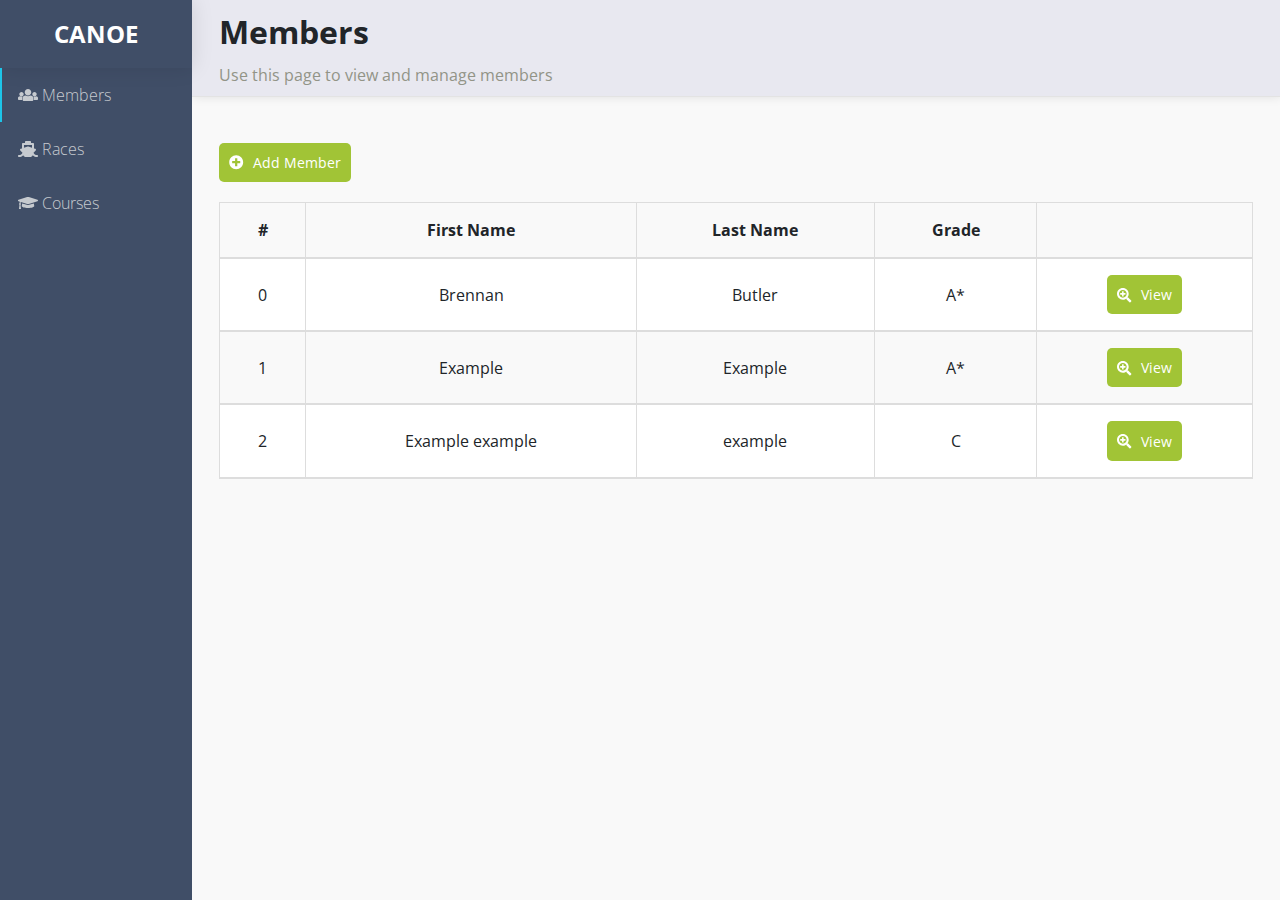
<file: index.html>
<!DOCTYPE html>

<html lang="en">
    <head>
        <title>CANOE</title>
        <meta charset="UTF-8">
        <meta name="viewport" content="width=device-width, initial-scale=1.0">
        <link href="https://fonts.googleapis.com/css?family=Open+Sans:300,400" rel="stylesheet">
        <link href="./css/style.css" type="text/css" rel="stylesheet">

        <script defer src="./js/fontawesome-all.min.js"></script>
    </head>
    <body>
        <div class="sidebar">
            <div class="logo"><h2>CANOE</h2></div>
            <nav class="navigation">
                <ul>

                    <li class="active clearfix"><a  href="index.html">
                      <i class="fas fa-users"></i>
                      Members</a></li>
                      <li class="clearfix"><a  href="race.html">
                      <i class="fas fa-ship"></i>
                      Races</a></li>
                      <li class="clearfix"><a  href="courses.html">
                      <i class="fas fa-graduation-cap"></i></i>
                      Courses</a></li>
                </ul>
            </nav>

        </div>

        <div class="main">
            <div class="page_info">
                <div class="container">

                    <h1>Members</h1>
                    <p>Use this page to view and manage members</p>
                </div>
            </div>
            <div class="container">


		        <div class="add-member">
		            <form action="add_member.php">
		               <button class="button"><i class="fas fa-plus-circle"></i> Add Member
		               </button>
		           </form>
		        </div>
		        
				<table class="list_members">
		           <tr>
		               <th>#</th>
		               <th>First Name</th>
		               <th>Last Name</th>
		           	   <th>Grade</th>
	   	               <th></th>
		           </tr>

		           <tr>
		               <td>0</td>
		               <td>Brennan</td>
		               <td>Butler</td>
		               <td>A*</td>
		               <td><form action="display_member.html" method="get">
		          	        <input type="hidden" name="firstName" value="">
		                    <input type="hidden" name="lastName" value="">
		                    <button class="button"><i class="fas fa-search-plus">
		                    </i> View</button>
							</form>
					   </td>
		           </tr>
				   <tr>
		               <td>1</td>
		               <td>Example</td>
		               <td>Example</td>
		               <td>A*</td>
		               <td><form action="display_member.html" method="get">
		          	        <input type="hidden" name="firstName" value="">
		                    <input type="hidden" name="lastName" value="">
		                    <button class="button"><i class="fas fa-search-plus">
		                    </i> View</button>
							</form>
					   </td>
		           </tr>
				   <tr>
		               <td>2</td>
		               <td>Example example</td>
		               <td>example</td>
		               <td>C</td>
		               <td><form action="display_member.html" method="get">
		          	        <input type="hidden" name="firstName" value="">
		                    <input type="hidden" name="lastName" value="">
		                    <button class="button"><i class="fas fa-search-plus">
		                    </i> View</button>
							</form>
					   </td>
		           </tr>


		        </table>

			</div>
        </div>
    </body>
</html>
</file>
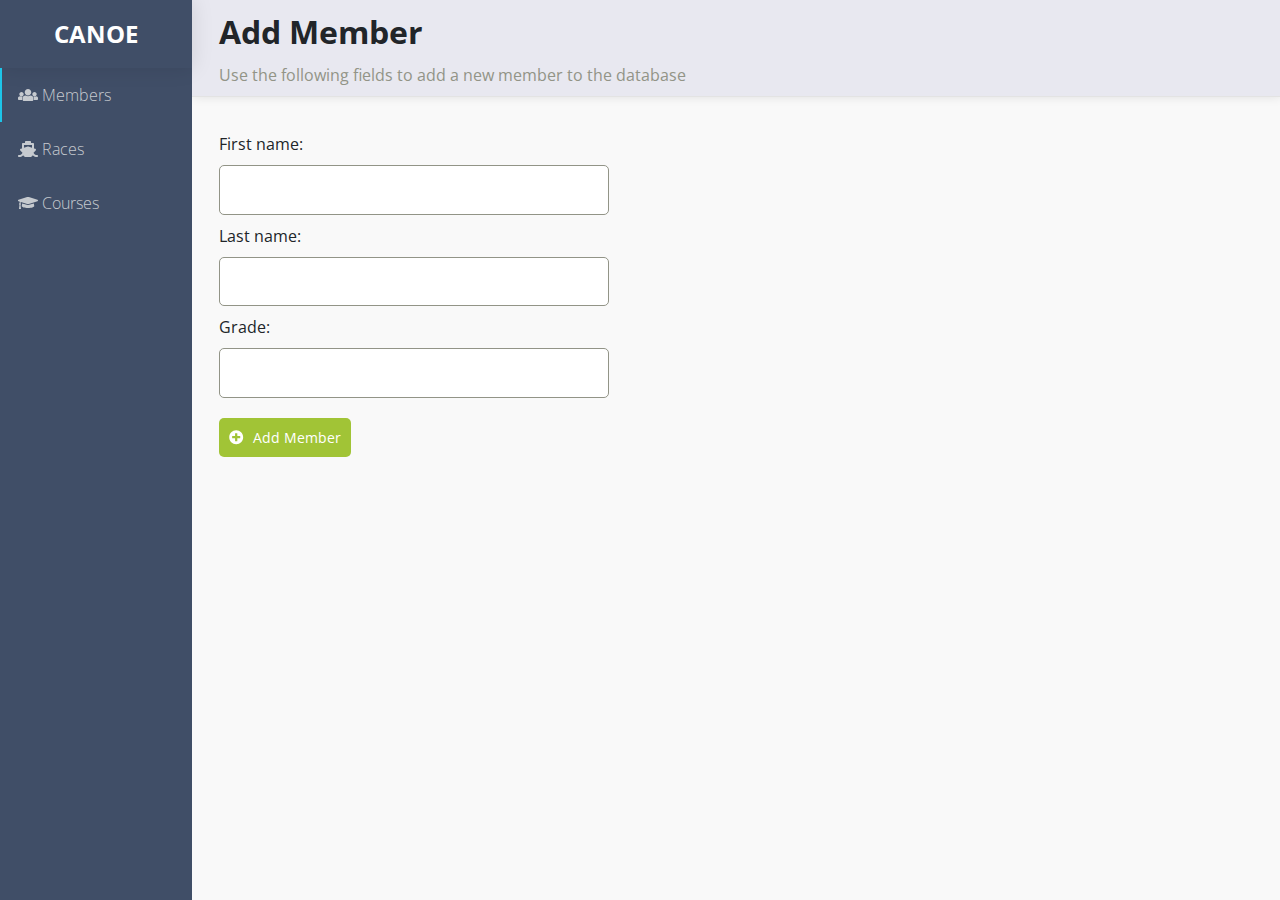
<file: add_member.html>
<!DOCTYPE html>

<html lang="en">
    <head>
        <title>CANOE</title>
        <meta charset="UTF-8">
        <meta name="viewport" content="width=device-width, initial-scale=1.0">
        <link href="https://fonts.googleapis.com/css?family=Open+Sans:300,400" rel="stylesheet">
        <link href="./css/style.css" type="text/css" rel="stylesheet">

        <script defer src="./js/fontawesome-all.min.js"></script>
    </head>
    <body>
        <div class="sidebar">
            <div class="logo"><h2>CANOE</h2></div>
            <nav class="navigation">
                <ul>
                    <li class="active clearfix"><a  href="index.html">
                      <i class="fas fa-users"></i>
                      Members</a></li>
                      <li class="clearfix"><a  href="race.html">
                      <i class="fas fa-ship"></i>
                      Races</a></li>
                      <li class="clearfix"><a  href="courses.html">
                      <i class="fas fa-graduation-cap"></i></i>
                      Courses</a></li>
                </ul>
            </nav>

        </div>

        <div class="main">
            <div class="page_info">
                <div class="container">
                <h1>Add Member</h1>
                <p>Use the following fields to add a new member to the database</p>
            </div>
            </div>
            <div class="container">


            <form class="member_form" method="post" action="add_member.html">

                <label for="firstName">First name:</label>
                <input type="text" name="firstName" id="firstName"/>
                <label for="lastName">Last name:</label>
                <input type="text" name="lastName" id="lastName"/>
                <label for="grade">Grade:</label>
                <input type="text" name="grade" id="grade"/>
                <button class="button" type="submit"><i class="fas fa-plus-circle"></i> Add Member</button>
            </form>
        </div>


        </div>
    </body>
</html>
</file>
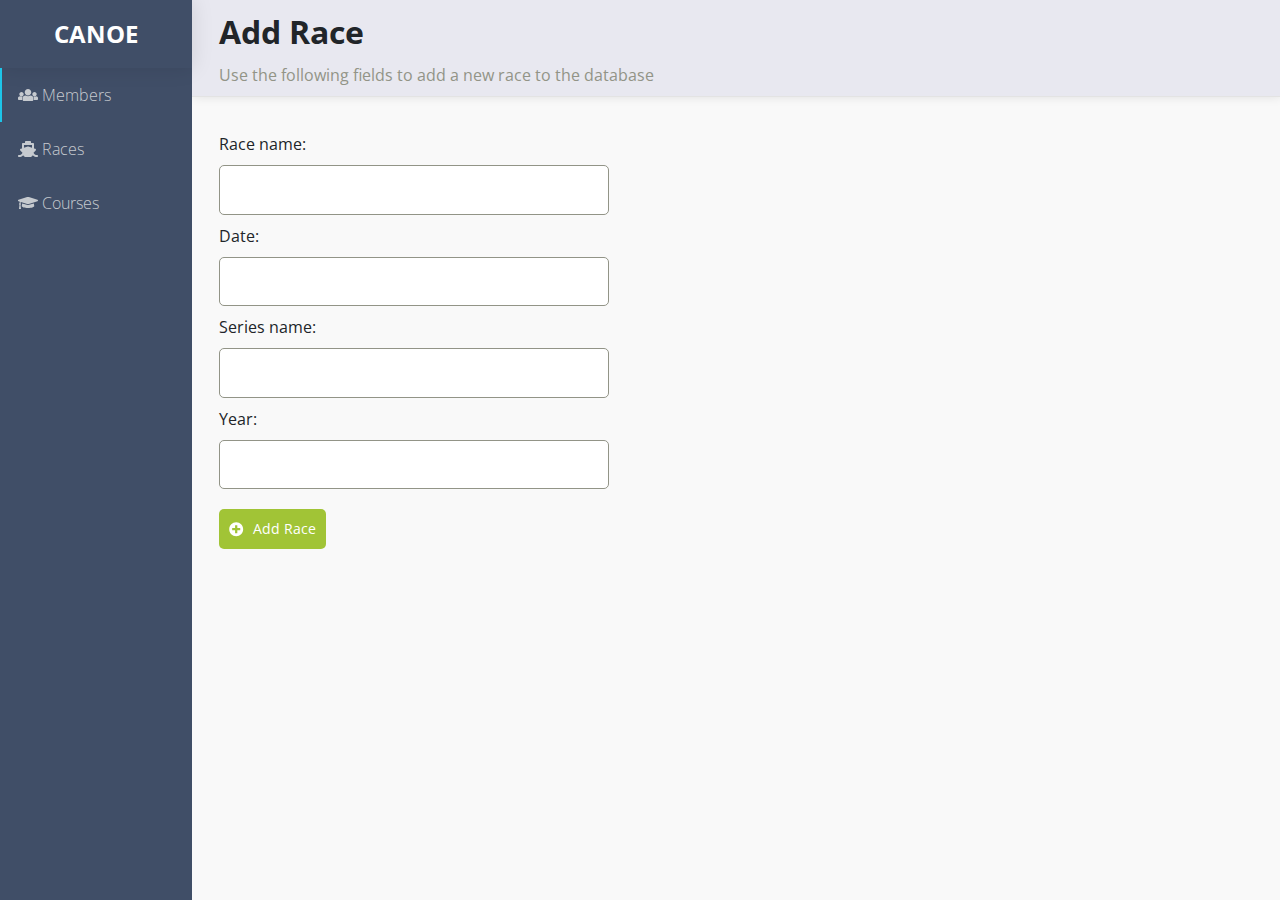
<file: add_race.html>
<!DOCTYPE html>

<html lang="en">
    <head>
        <title>CANOE</title>
        <meta charset="UTF-8">
        <meta name="viewport" content="width=device-width, initial-scale=1.0">
        <link href="https://fonts.googleapis.com/css?family=Open+Sans:300,400" rel="stylesheet">
        <link href="./css/style.css" type="text/css" rel="stylesheet">

        <script defer src="./js/fontawesome-all.min.js"></script>
    </head>
    <body>
        <div class="sidebar">
            <div class="logo"><h2>CANOE</h2></div>
            <nav class="navigation">
                <ul>

                    <li class="active clearfix"><a  href="index.html">
                      <i class="fas fa-users"></i>
                      Members</a></li>
                      <li class="clearfix"><a  href="race.html">
                      <i class="fas fa-ship"></i>
                      Races</a></li>
                      <li class="clearfix"><a  href="courses.html">
                      <i class="fas fa-graduation-cap"></i></i>
                      Courses</a></li>
                </ul>
            </nav>

        </div>

        <div class="main">
            <div class="page_info">
                <div class="container">
                <h1>Add Race</h1>
                <p>Use the following fields to add a new race to the database</p>
            </div>
            </div>
            <div class="container">


            <form class="member_form" method="post" action="add_race.html">

                <label for="raceName">Race name:</label>
                <input type="text" name="raceName" id="raceName"/>
                <label for="date">Date:</label>
                <input type="text" name="date" id="date"/>
                <label for="seriesName">Series name:</label>
                <input type="text" name="seriesName" id="seriesName"/>
                <label for="year">Year:</label>
                <input type="text" name="year" id="year"/>
                <button class="button" type="submit"><i class="fas fa-plus-circle"></i> Add Race</button>
            </form>
        </div>


        </div>
    </body>
</html>
</file>
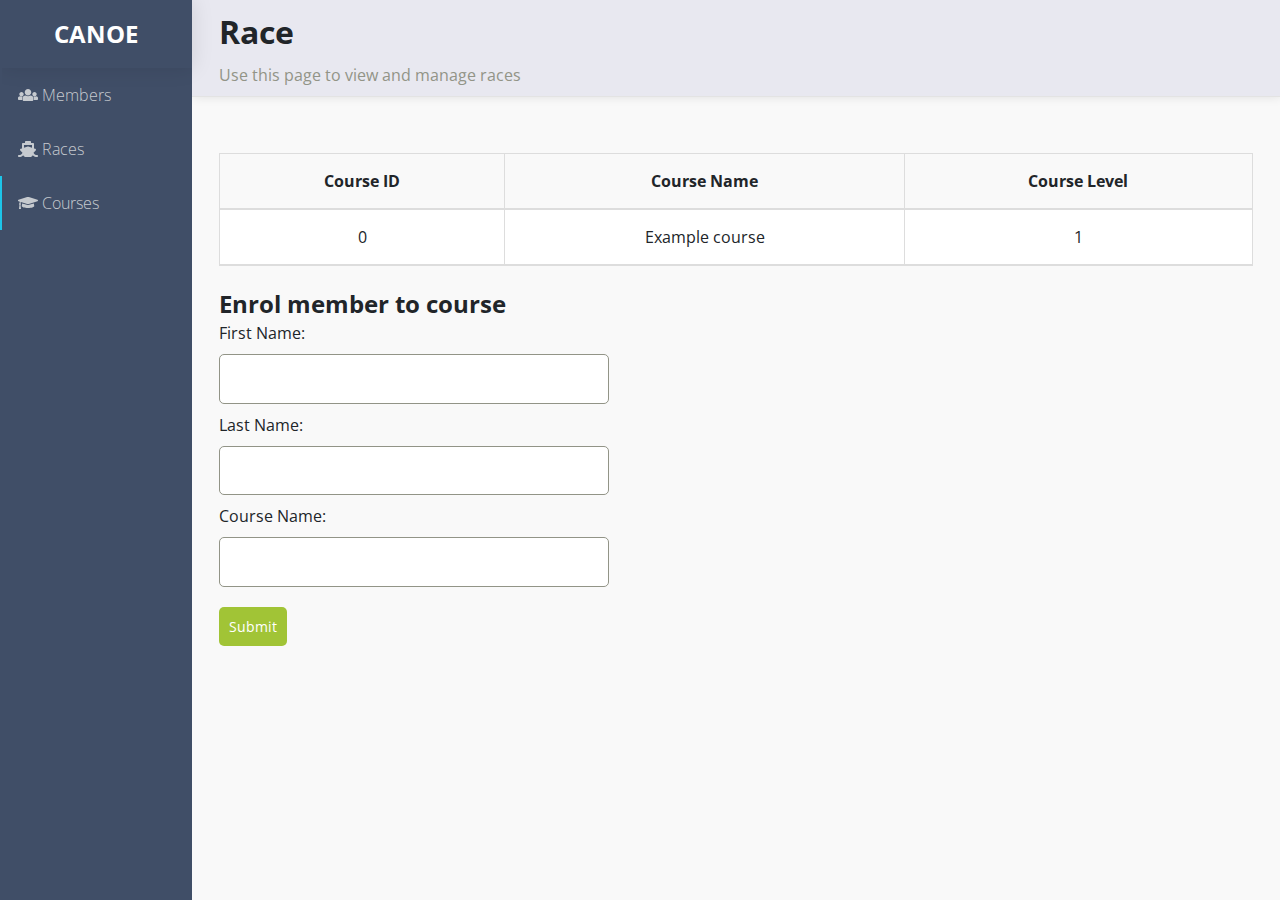
<file: courses.html>
<!DOCTYPE html>

<html lang="en">

    <head>
        <title>CANOE</title>
        <meta charset="UTF-8">
        <meta name="viewport" content="width=device-width, initial-scale=1.0">
        <link href="https://fonts.googleapis.com/css?family=Open+Sans:300,400" rel="stylesheet">
        <link href="./css/style.css" type="text/css" rel="stylesheet">

        <script defer src="./js/fontawesome-all.min.js"></script>
    </head>

    <body>
    	<div class="sidebar">
        	<div class="logo"><h2>CANOE</h2></div>
        
		    <nav class="navigation">
                <ul>
                    <li class="clearfix"><a  href="index.html">
                      <i class="fas fa-users"></i>
                      Members</a></li>
                      <li class="clearfix"><a  href="race.html">
                      <i class="fas fa-ship"></i>
                      Races</a></li>
                      <li class="active clearfix"><a  href="courses.html">
                      <i class="fas fa-graduation-cap"></i></i>
                      Courses</a></li>
                </ul>
            </nav>

        </div>

        <div class="main">
        	<div class="page_info">
            	<div class="container">

                    <h1>Race</h1>
                    <p>Use this page to view and manage races</p>
                </div>
            </div>

            <div class="container">

            	<table class="list_members">
				
					<tr>
              		  <th>Course ID</th>
                	  <th>Course Name</th>
                	  <th>Course Level</th>
                	</tr>
					<tr>
                		<td>0</td>
                	    <td>Example course</td>
                	    <td>1</td>
			   		</tr>

            	</table>

            	<h2>Enrol member to course</h2>
            	
				<form class="member_form" action="" method="post">
                	<label for="firstName">First Name:</label>
                	<input type="text" name="firstName" id="firstName">
                	<label for="lastName">Last Name:</label>
                	<input type="text" name="lastName" id="lastName">
                	<label for="courseName">Course Name:</label>
                	<input type="text" name="courseName" id="courseName">
                	<button type="submit">Submit</button>
            	</form>

        	</div>
        </div>
    </body>
</html>
</file>
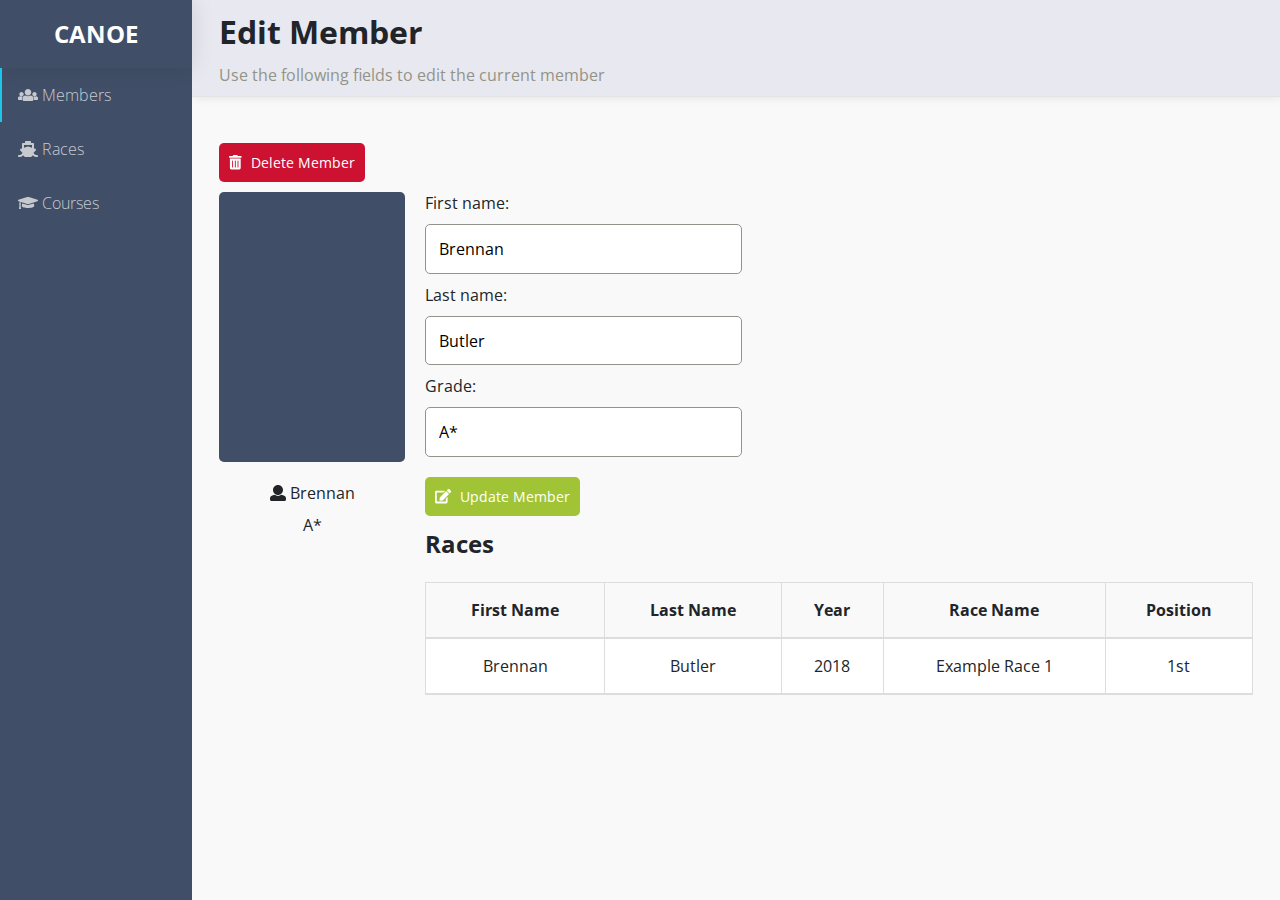
<file: display_member.html>
<!DOCTYPE html>

<html lang="en">
    <head>
        <title>CANOE</title>
        <meta charset="UTF-8">
        <meta name="viewport" content="width=device-width, initial-scale=1.0">
        <link href="https://fonts.googleapis.com/css?family=Open+Sans:300,400" rel="stylesheet">
        <link href="./css/style.css" type="text/css" rel="stylesheet">

        <script defer src="./js/fontawesome-all.min.js"></script>
    </head>
    <body>
        <div class="sidebar">
            <div class="logo"><h2>CANOE</h2></div>
            <nav class="navigation">
                <ul>

                    <li class="active clearfix"><a  href="index.html">
                      <i class="fas fa-users"></i>
                      Members</a></li>
                      <li class="clearfix"><a  href="race.html">
                      <i class="fas fa-ship"></i>
                      Races</a></li>
                      <li class="clearfix"><a  href="courses.html">
                      <i class="fas fa-graduation-cap"></i></i>
                      Courses</a></li>
                </ul>
            </nav>

        </div>

        <div class="main">
            <div class="page_info">
                <div class="container">
                <h1>Edit Member</h1>
                <p>Use the following fields to edit the current member</p>
            </div>
            </div>
            <div class="container">

                <button class="button red"><i class="fas fa-trash-alt"></i> Delete Member</button>

            <div class="flex_container">
                <div class="profile_info">
                    <div class="avatar">

                    </div>
                    <p><i class="fas fa-user"></i> Brennan</p>
                    <p><span class="grade">A*</span></p>
                </div>

                <div class="update_profile">
                    <form class="member_form" method="post" action="display_member.html">

                        <label for="first_name">First name:</label>
                        <input type="text" name="first_name" id="first_name" value="Brennan"/>
                        <label for="last_name">Last name:</label>
                        <input type="text" name="last_name" id="last_name" value="Butler"/>
                        <label for="grade">Grade:</label>
                        <input type="text" name="grade" id="grade" value="A*"/>
                        <button class="button" type="submit"><i class="fas fa-edit"></i> Update Member</button>
                    </form>

                    <div class="races">
                        <h2>Races</h2>
                        
                        
                        <table class="list_members">
                        	<tr>
                            	<th>First Name</th>
                            	<th>Last Name</th>
                            	<th>Year</th>
                            	<th>Race Name</th>
                            	<th>Position</th>
                        	</tr>

                        	<tr>
                        		<td>Brennan</td>
                            	<td>Butler</td>
                            	<td>2018</td>
                            	<td>Example Race 1</td>
                            	<td>1st</td>
                        	</tr>

                         </table>
                    </div>
                </div>
            </div>
        </div>
        </div>
    </body>
</html>
</file>
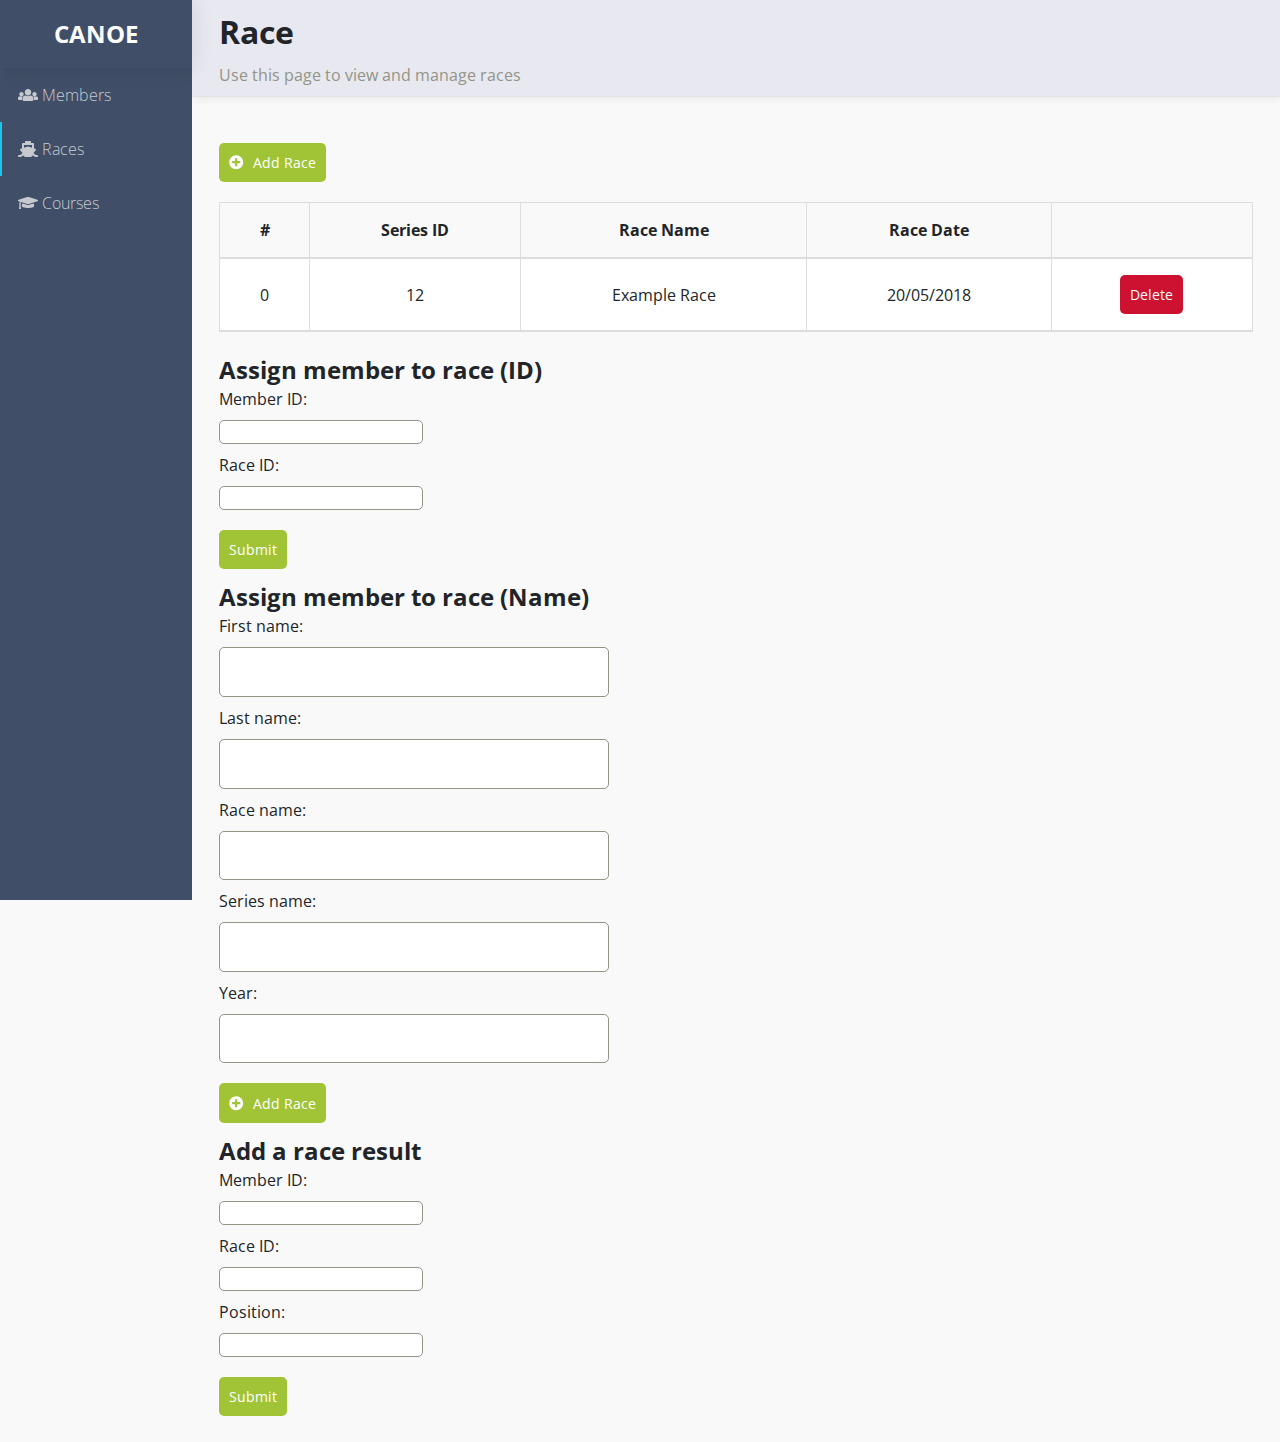
<file: race.html>
<!DOCTYPE html>

<html lang="en">
    <head>
        <title>CANOE</title>
        <meta charset="UTF-8">
        <meta name="viewport" content="width=device-width, initial-scale=1.0">
        <link href="https://fonts.googleapis.com/css?family=Open+Sans:300,400" rel="stylesheet">
        <link href="./css/style.css" type="text/css" rel="stylesheet">

        <script defer src="./js/fontawesome-all.min.js"></script>
    </head>
    <body>
        <div class="sidebar">
            <div class="logo"><h2>CANOE</h2></div>
            <nav class="navigation">
                <ul>

                    <li class="clearfix"><a  href="index.php">
                      <i class="fas fa-users"></i>
                      Members</a></li>
                      <li class="active clearfix"><a  href="race.html">
                      <i class="fas fa-ship"></i>
                      Races</a></li>
                      <li class="clearfix"><a  href="courses.html">
                      <i class="fas fa-graduation-cap"></i></i>
                      Courses</a></li>
                </ul>
            </nav>

        </div>

        <div class="main">
            <div class="page_info">
                <div class="container">

                    <h1>Race</h1>
                    <p>Use this page to view and manage races</p>
                </div>
            </div>
            <div class="container">


		        <div class="add-member">
		               <button class="button"><i class="fas fa-plus-circle"></i> Add Race
		               </button>
		        </div>

		        <table class="list_members">

		            <tr>
		            	<th>#</th>
		            	<th>Series ID</th>
		            	<th>Race Name</th>
		            	<th>Race Date</th>
		            	<th></th>
		            </tr>

		            <tr>
		            	<td>0</td>
		                <td>12</td>
		                <td>Example Race</td>
		                <td>20/05/2018</td>
		                <td><form action="race.html" method="post">
		                    <input type="hidden" name="raceID" value="">
		                    <button class="button red">Delete</button>
							</form>
						</td>
		            </tr>
				</table>

		        <h2>Assign member to race (ID)</h2>
		        <form class="member_form" action="race.html" method="post">
		            <label for="memberID">Member ID:</label>
		            <input type="number" name="memberID" id="memberID">
		            <label for="raceID">Race ID:</label>
		            <input type="number" name="raceID" id="raceID">
		            <button type="submit">Submit</button>
		        </form>

		        <h2>Assign member to race (Name)</h2>
		        <form class="member_form" method="post" action="race.html">

		            <label for="firstName">First name:</label>
		            <input type="text" name="firstName" id="firstName"/>
		            <label for="lastName">Last name:</label>
		            <input type="text" name="lastName" id="lastName"/>
		            <label for="raceName">Race name:</label>
		            <input type="text" name="raceName" id="raceName"/>
		            <label for="seriesName">Series name:</label>
		            <input type="text" name="seriesName" id="seriesName"/>
		            <label for="year">Year:</label>
		            <input type="text" name="year" id="year"/>
		            <button class="button" type="submit"><i class="fas fa-plus-circle"></i> Add Race</button>
		        </form>

		        <h2>Add a race result</h2>
		        <form class="member_form" action="race.html" method="post">
		            <label for="memberID">Member ID:</label>
		            <input type="number" name="member_id" id="member_id">
		            <label for="raceID">Race ID:</label>
		            <input type="number" name="race_id" id="race_id">
		            <label for="position">Position:</label>
		            <input type="number" name="position" id="position">
		            <button type="submit">Submit</button>
		        </form>
        	</div>
        </div>
    </body>
</html>
</file>
<file: css/style.css>
html, body, * {
    padding:0px;
    margin:0px;
    font-size:1em;
    font-family: 'Open Sans', sans-serif;
    -webkit-font-smoothing: antialiased;
}

body {
    background-color: #f9f9f9;
    color:#212529;
}

h1 {
    font-size:2em;
    line-height:2em;
}
.block_form label {
    display: block;
}
h2 {
    font-size:1.5em;
    line-height: 1.5em;
}

p {
    margin-bottom: 10px;
}

.sidebar {
    width:15%;
    background:#404E67;
    height:100vh;
    position:fixed;
}

.logo {
    background: #404E67;
    padding:1em;
    text-align: center;
    color:#fff;
    box-shadow: 1px 0 20px rgba(0,0,0,.1);
    -moz-box-shadow:1px 0 20px rgba(0,0,0,.1);
}

.logo h2 {
    color:#fff;
}

.navigation li {
    list-style:none;
    border-left:2px solid #404E67;
    padding:1em;
}

.navigation li.active {
    border-left:2px solid #1dc5e9;
}

.navigation li:hover {
	background:#374359;
	border-left:2px solid #1dc5e9;
}

.navigation a {
    text-decoration: none;
    color:#c6cacf;
    width:100%;
    float:left;
    font-weight: 300;

}

.fa-accessible-icon {
  color:#c6cacf;
}
.main {
    margin-left:15%;
}

table {
    border: 1px solid #ddd;
    border-collapse: collapse;
    border-spacing: 0;
    width:100%;
    margin-top:20px;
    margin-bottom:20px;

}

tr {
    text-align: center;

}

th, td {
    border-bottom:2px solid #ddd;
    border-right:1px solid #ddd;
    padding:1em;
}

th:last-child, td:last-child {
 border-right:none;
}

tr:nth-child(even){
    background: #fff;
}

button {
    background: #A1C436;
    border:none;
    outline:none;
    border-radius:5px;
    padding:0.7em;
    color:#fff;
    font-weight:400;
    cursor:pointer;
    font-size:0.9em;
    margin-top:10px;
    margin-bottom: 10px;
}

button.red {
    background: #CD1231;
}

.add-member a {
    text-decoration: none;
}

button svg {
    margin-right:5px;
}

.page_info p {
    color:#929487 ;
}

.page_info {
    background: #E8E8F0;
    border-bottom:1px solid #E3E3E3;
    box-shadow: 1px 0 10px rgba(0,0,0,.1);
    -moz-box-shadow:1px 1px 1px rgba(0,0,0,.1);
    margin-bottom:20px;
}

.page_info .container {
    padding:0px;
}

.member_form label, button {
    display: block;
}

.form {
    margin-bottom: 50px;
}

.container {
    width:95%;
    margin:0px auto;
    padding:1em;

}
input[type="text"], input[type="number"], select {
    border:none;
    outline:none;
    border:1px solid #929487;
    border-radius:5px;
    margin-top:10px;
    margin-bottom:10px;
    background: #fff;
}

input[type="text"] {
    padding:0.8em;
}

select {
    padding:0.5em;
}
.member_form input[type="text"] {
    width:35%;
}
 .member_search {
     display: inline;
 }

table.list_members a {
    text-decoration: none;
    text-align: center;
}

table.list_members .button {
    margin-top:0px;
    margin-bottom: 0px;
    margin: auto;
    display: block;
}

.flex_container {
    display: flex;
    align-items: stretch;
}
.profile_info {
    text-align: center;
    flex-grow: 3;
    margin-right: 20px;
}

.profile_info .grade {
}
.profile_info .avatar {
    background: #404E67;
    width:100%;
    height: 270px;
    border-top-left-radius: 5px;
    border-top-right-radius: 5px;
    border-bottom-left-radius: 5px;
    border-bottom-right-radius: 5px;
    margin-bottom: 20px;
}

.update_profile {
    flex-grow: 8;
}

.update_profile .races {
    margin-bottom: 20px;
}

.clearfix:after {
  visibility: hidden;
  display: block;
  font-size: 0;
  content: " ";
  clear: both;
  height: 0;
}
* html .clearfix             { zoom: 1; } /* IE6 */
*:first-child+html .clearfix { zoom: 1; } /* IE7 */

@media only screen and (max-width: 1000px)  {
.sidebar {
	width:20%;
}
.main {
margin-left:20%;
}
}

@media only screen and (max-width: 720px)  {
.sidebar {
	width:25%;
}
.main {
margin-left:25%;
}
}

@media only screen and (max-width: 560px)  {
.sidebar {
	width:30%;
}
.main {
margin-left:30%;
}

.flex_container {
    display: block;
}
}

@media only screen and (max-width: 400px)  {
.sidebar {
	width:40%;
}
.main {
margin-left:40%;
}
}
</file>
